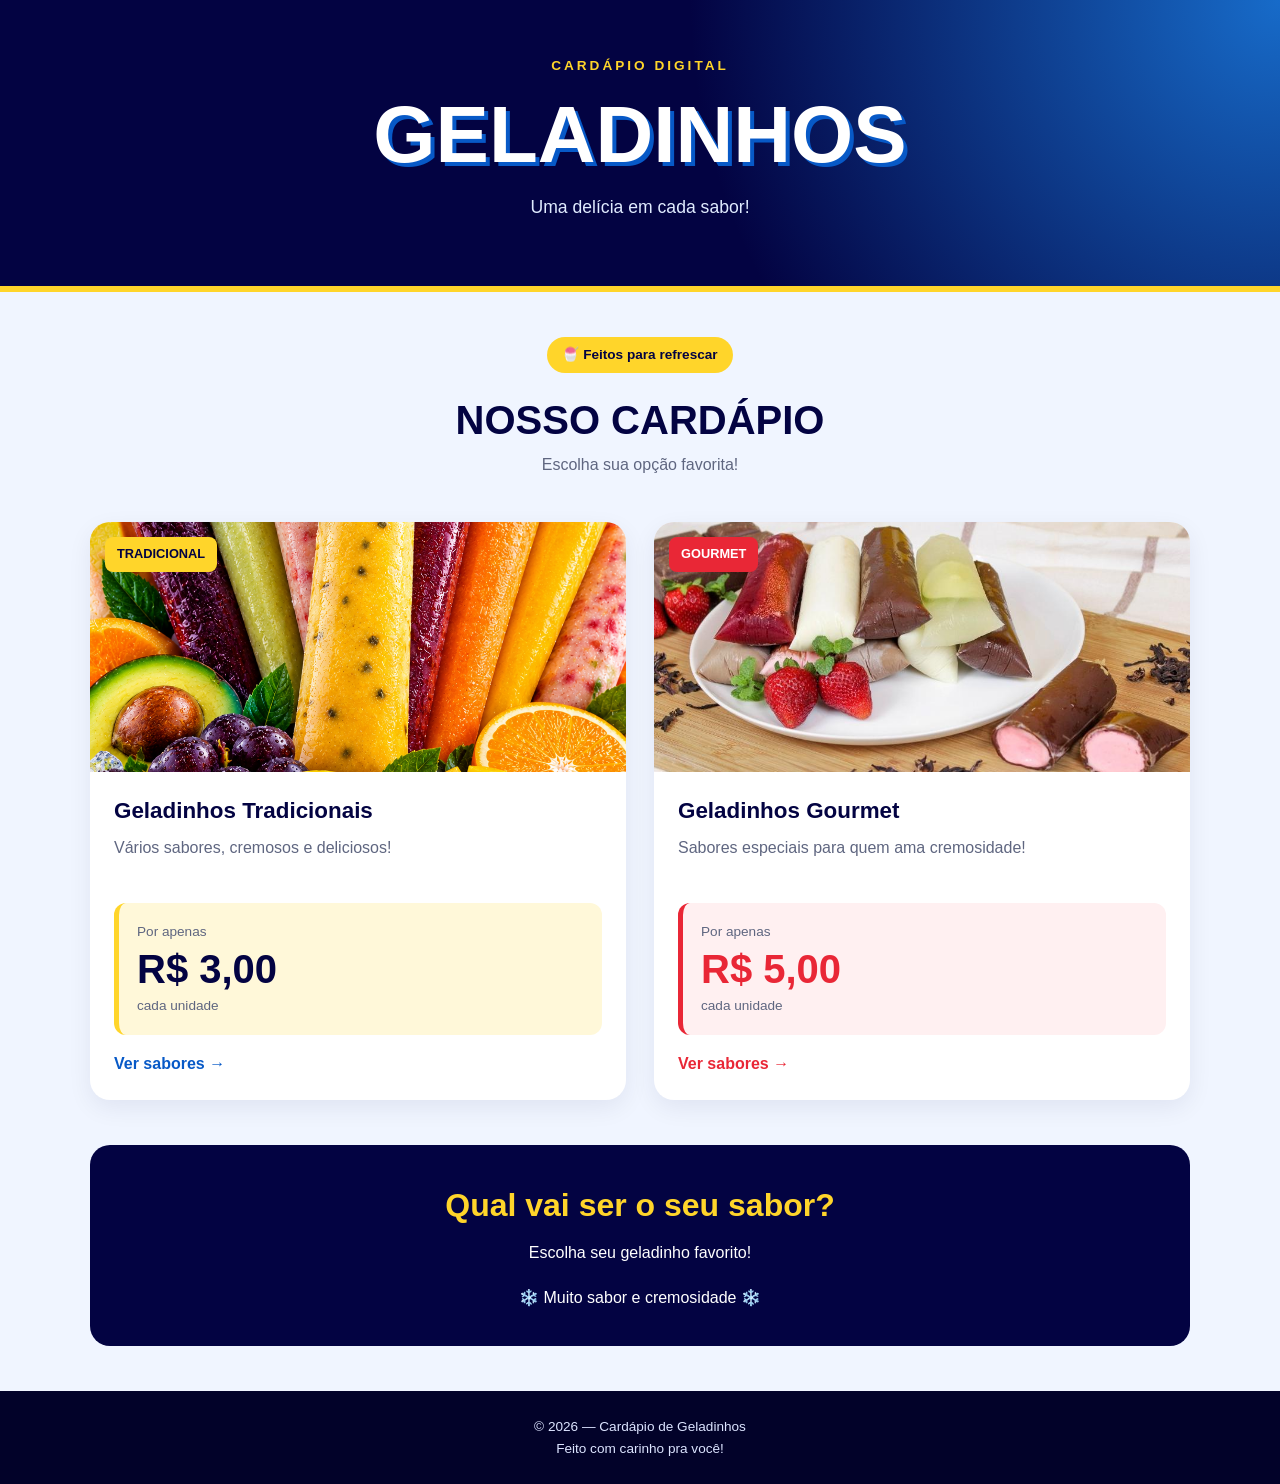
<file: index.html>
<!DOCTYPE html>
<html lang="pt-BR">

<head>
    <meta charset="UTF-8">
    <meta name="viewport" content="width=device-width, initial-scale=1.0">

    <meta name="description"
        content="Confira nosso cardápio de geladinhos tradicionais e gourmet. Sabores deliciosos e preços especiais!">

    <title>Cardápio de Geladinhos</title>

    <link rel="stylesheet" href="styles.css">
</head>

<body>

    <header class="cabecalho">
        <p class="subtitulo">CARDÁPIO DIGITAL</p>
        <h1>Geladinhos</h1>
        <p class="descricao">
            Uma delícia em cada sabor!
        </p>
    </header>

    <main class="container">

        <section class="apresentacao">
            <span class="selo">🍧 Feitos para refrescar</span>
            <h2>NOSSO CARDÁPIO</h2>
            <p>Escolha sua opção favorita!</p>
        </section>


        <section class="produtos">

            <!-- CARD TRADICIONAL -->
            <a href="tradicional.html" class="produto-link">
                <article class="produto tradicional">
                    <div class="produto-imagem">
                        <img src="img/capa.png" alt="Geladinhos tradicionais">
                        <span class="categoria">TRADICIONAL</span>
                    </div>

                    <div class="produto-conteudo">
                        <h3>Geladinhos Tradicionais</h3>

                        <p class="detalhes">
                            Vários sabores, cremosos e deliciosos!
                        </p>

                        <div class="preco">
                            <span>Por apenas</span>
                            <strong>R$ 3,00</strong>
                            <small>cada unidade</small>
                        </div>

                        <p class="ver-sabores">Ver sabores →</p>
                    </div>
                </article>
            </a>

            <!-- CARD GOURMET -->
            <a href="gourmet.html" class="produto-link">
                <article class="produto gourmet">
                    <div class="produto-imagem">
                        <img src="img/gourmet.png" alt="Geladinhos gourmet">
                        <span class="categoria">GOURMET</span>
                    </div>

                    <div class="produto-conteudo">
                        <h3>Geladinhos Gourmet</h3>

                        <p class="detalhes">
                            Sabores especiais para quem ama cremosidade!
                        </p>

                        <div class="preco">
                            <span>Por apenas</span>
                            <strong>R$ 5,00</strong>
                            <small>cada unidade</small>
                        </div>

                        <p class="ver-sabores">Ver sabores →</p>
                    </div>
                </article>
            </a>

        </section>


        <section class="chamada">
            <h2>Qual vai ser o seu sabor?</h2>
            <p>Escolha seu geladinho favorito!</p>
            <span>❄️ Muito sabor e cremosidade ❄️</span>
        </section>

    </main>

    <footer class="rodape">
        <p>© 2026 — Cardápio de Geladinhos</p>
        <p>Feito com carinho pra você!</p>
    </footer>

</body>

</html>
</file>
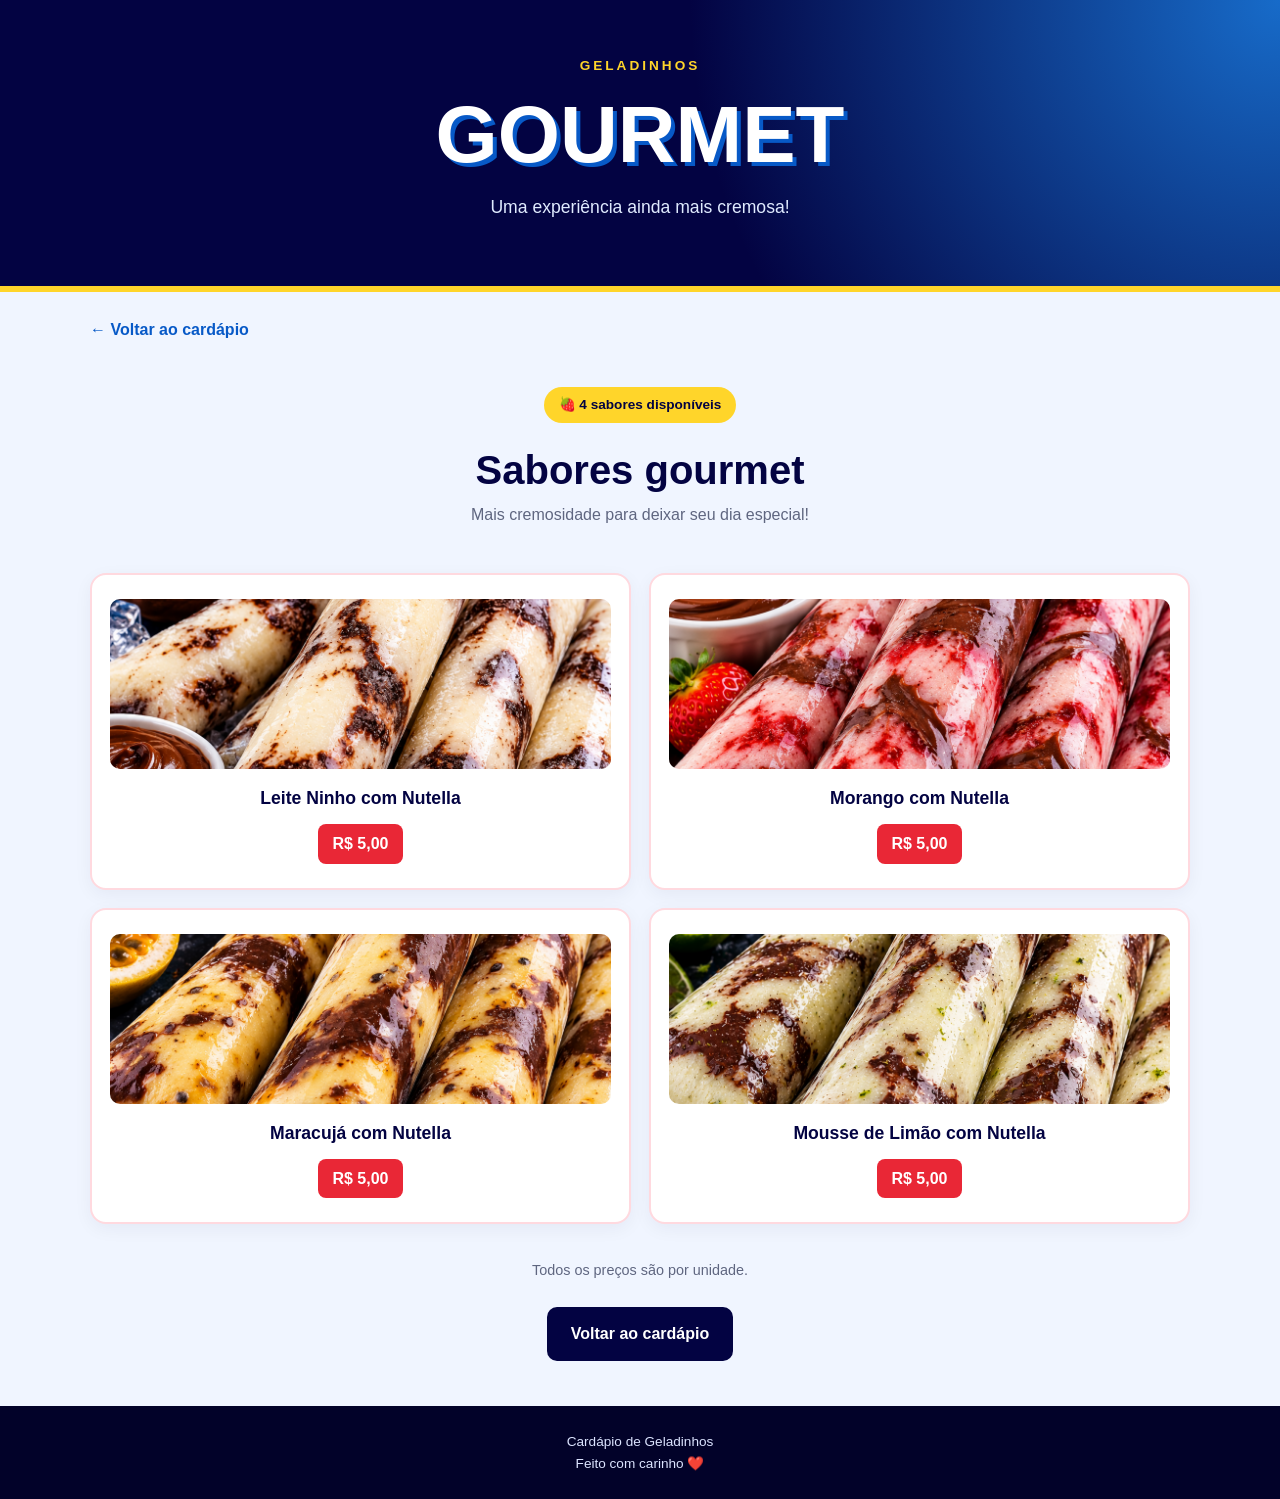
<file: gourmet.html>
<!DOCTYPE html>
<html lang="pt-BR">

<head>
    <meta charset="UTF-8">
    <meta name="viewport" content="width=device-width, initial-scale=1.0">

    <meta name="description" content="Confira os sabores dos geladinhos gourmet por R$ 5,00 cada.">

    <title>Geladinhos Gourmet | Cardápio</title>
    <link rel="stylesheet" href="styles.css">
</head>

<body>

    <header class="cabecalho">
        <p class="subtitulo">GELADINHOS</p>
        <h1>Gourmet</h1>
        <p class="descricao">Uma experiência ainda mais cremosa!</p>
    </header>

    <main class="container pagina-sabores">

        <a href="index.html" class="voltar">← Voltar ao cardápio</a>

        <section class="apresentacao">
            <span class="selo">🍓 4 sabores disponíveis</span>
            <h2>Sabores gourmet</h2>
            <p>Mais cremosidade para deixar seu dia especial!</p>
        </section>


        <section class="lista-sabores">

            <article class="sabor sabor-gourmet">
                <img src="img/ninho.png" alt="Geladinho gourmet de Leite Ninho"
                    loading="lazy">
                <h3>Leite Ninho com Nutella</h3>
                <span class="preco-sabor">R$ 5,00</span>
            </article>

            <article class="sabor sabor-gourmet">
                <img src="img/morango.png" alt="Geladinho gourmet de morango"
                    loading="lazy">
                <h3>Morango com Nutella</h3>
                <span class="preco-sabor">R$ 5,00</span>
            </article>

            <article class="sabor sabor-gourmet">
                <img src="img/maracuja.png"
                    alt="Geladinho gourmet de maracujá" loading="lazy">
                <h3>Maracujá com Nutella</h3>
                <span class="preco-sabor">R$ 5,00</span>
            </article>

            <article class="sabor sabor-gourmet">
                <img src="img/limão.png" alt="Geladinho gourmet de limão"
                    loading="lazy">
                <h3>Mousse de Limão com Nutella</h3>
                <span class="preco-sabor">R$ 5,00</span>
            </article>

        </section>


        <p class="aviso">Todos os preços são por unidade.</p>

        <div class="centralizar">
            <a href="index.html" class="botao-voltar">
                Voltar ao cardápio
            </a>
        </div>

    </main>

    <footer class="rodape">
        <p>Cardápio de Geladinhos</p>
        <p>Feito com carinho ❤️</p>
    </footer>

</body>

</html>
</file>
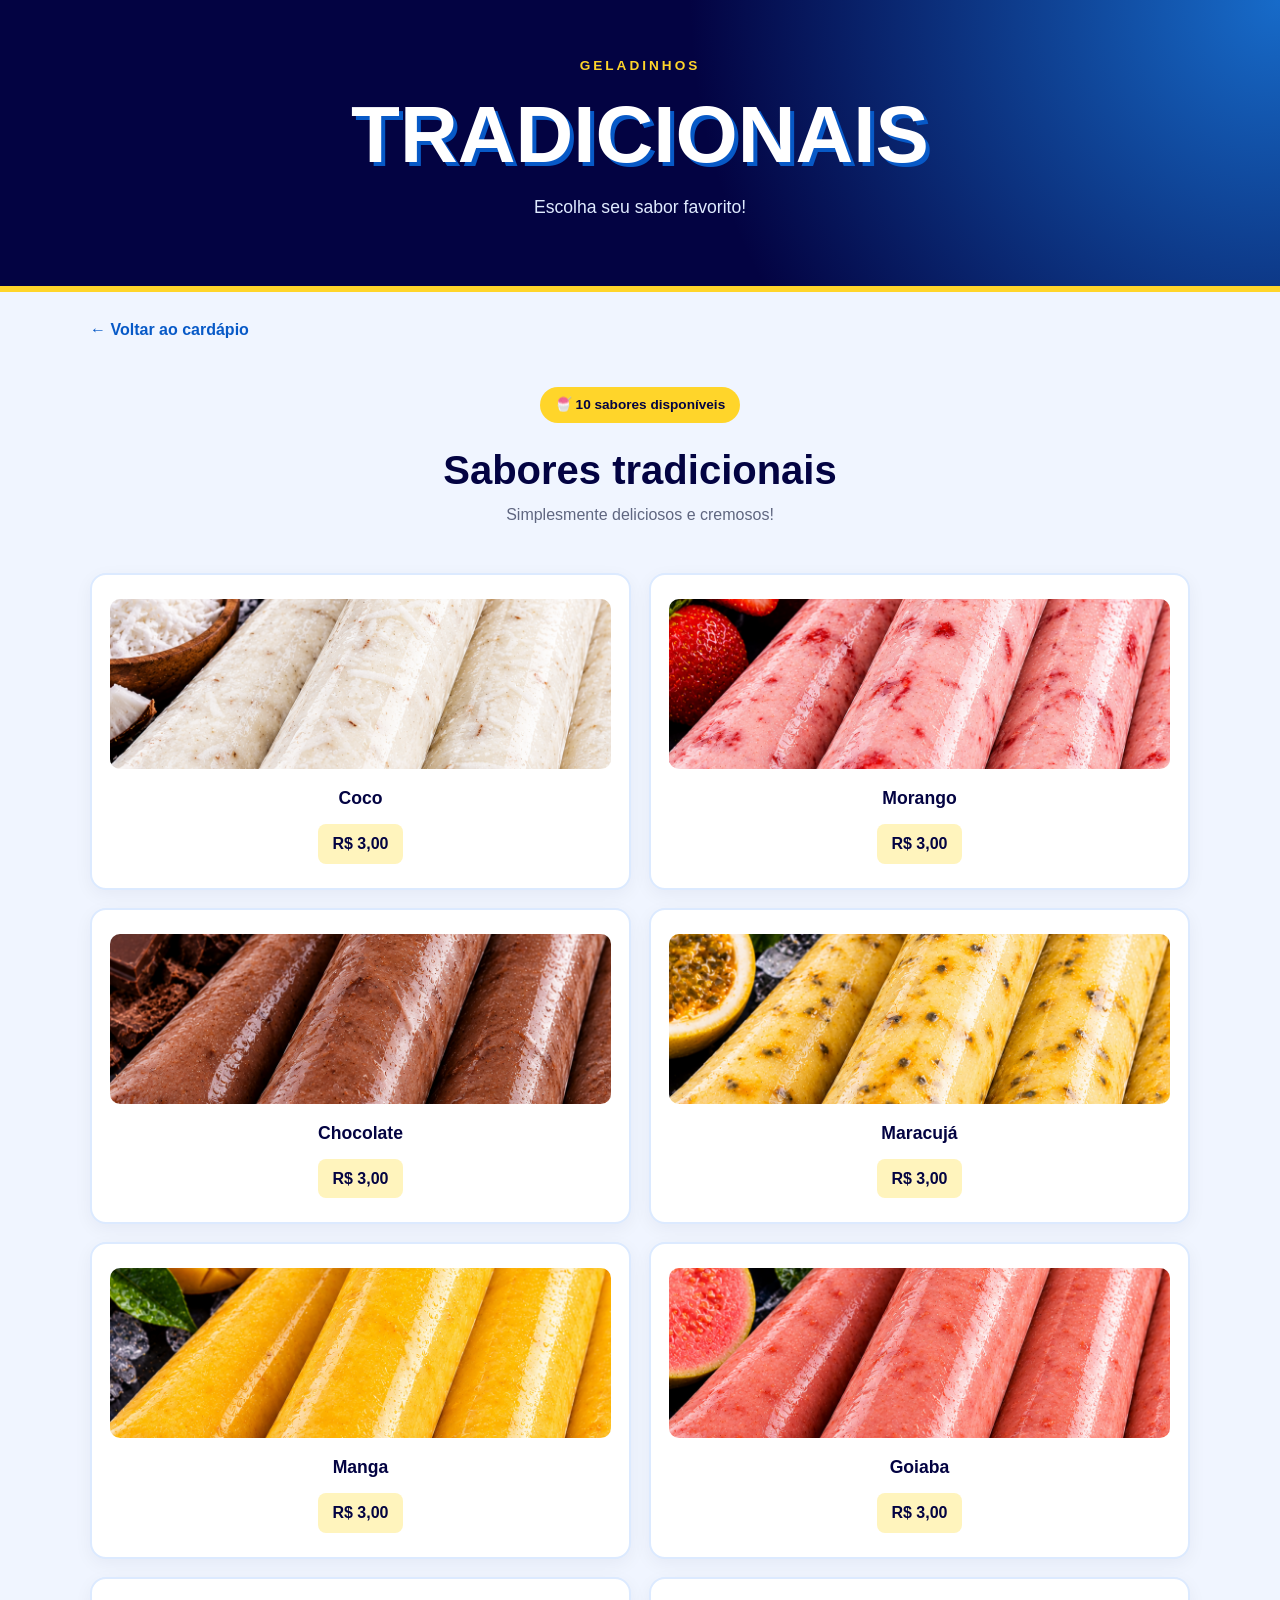
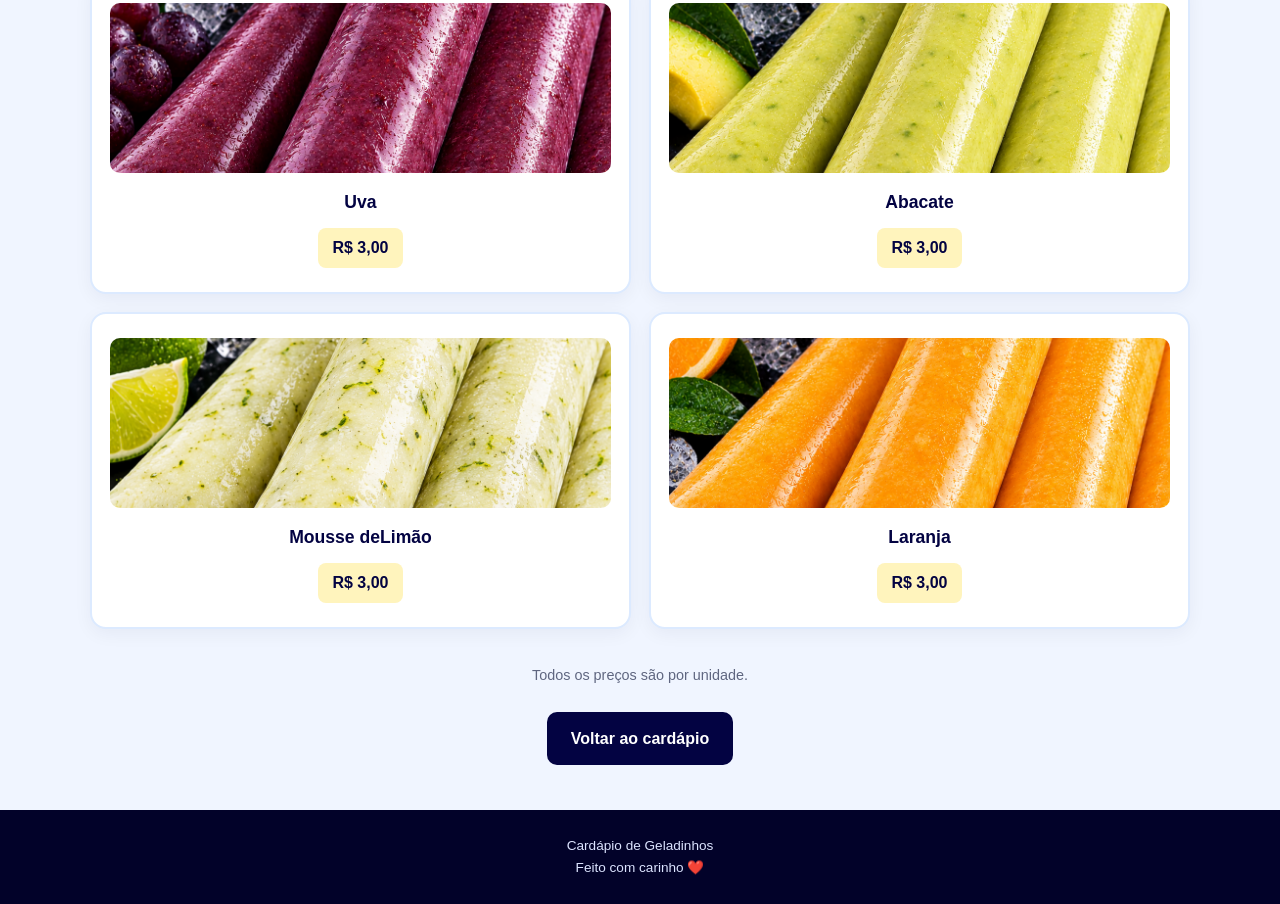
<file: tradicional.html>
<!DOCTYPE html>
<html lang="pt-BR">

<head>
    <meta charset="UTF-8">
    <meta name="viewport" content="width=device-width, initial-scale=1.0">

    <meta name="description" content="Confira os sabores dos geladinhos tradicionais por R$ 3,00 cada.">

    <title>Geladinhos Tradicionais | Cardápio</title>
    <link rel="stylesheet" href="styles.css">
</head>

<body>

    <header class="cabecalho">
        <p class="subtitulo">GELADINHOS</p>
        <h1>Tradicionais</h1>
        <p class="descricao">Escolha seu sabor favorito!</p>
    </header>

    <main class="container pagina-sabores">

        <a href="index.html" class="voltar">← Voltar ao cardápio</a>

        <section class="apresentacao">
            <span class="selo">🍧 10 sabores disponíveis</span>
            <h2>Sabores tradicionais</h2>
            <p>Simplesmente deliciosos e cremosos!</p>
        </section>


        <section class="lista-sabores">

            <article class="sabor">
                <img src="img/tcoco.png" alt="Geladinho de coco" loading="lazy">
                <h3>Coco</h3>
                <span class="preco-sabor">R$ 3,00</span>
            </article>

            <article class="sabor">
                <img src="img/tmorango.png" alt="Geladinho de morango"
                    loading="lazy">
                <h3>Morango</h3>
                <span class="preco-sabor">R$ 3,00</span>
            </article>

            <article class="sabor">
                <img src="img/tchocolate.png" alt="Geladinho de chocolate"
                    loading="lazy">
                <h3>Chocolate</h3>
                <span class="preco-sabor">R$ 3,00</span>
            </article>

            <article class="sabor">
                <img src="img/tmaracuja.png" alt="Geladinho de maracujá"
                    loading="lazy">
                <h3>Maracujá</h3>
                <span class="preco-sabor">R$ 3,00</span>
            </article>

            <article class="sabor">
                <img src="img/tmanga.png" alt="Geladinho de manga" loading="lazy">
                <h3>Manga</h3>
                <span class="preco-sabor">R$ 3,00</span>
            </article>

            <article class="sabor">
                <img src="img/tgoiaba.png" alt="Geladinho de goiaba" loading="lazy">
                <h3>Goiaba</h3>
                <span class="preco-sabor">R$ 3,00</span>
            </article>

            <article class="sabor">
                <img src="img/tuva.png" alt="Geladinho de uva" loading="lazy">
                <h3>Uva</h3>
                <span class="preco-sabor">R$ 3,00</span>
            </article>

            <article class="sabor">
                <img src="img/tabacate.png" alt="Geladinho de abacate" loading="lazy">
                <h3>Abacate</h3>
                <span class="preco-sabor">R$ 3,00</span>
            </article>

            <article class="sabor">
                <img src="img/tlimão.png " alt="Geladinho de limão" loading="lazy">
                <h3>Mousse deLimão</h3>
                <span class="preco-sabor">R$ 3,00</span>
            </article>

            <article class="sabor">
                <img src="img/tlaranga.png" alt="Geladinho tutti-fruit" loading="lazy">
                <h3>Laranja</h3>
                <span class="preco-sabor">R$ 3,00</span>
            </article>

        </section>


        <p class="aviso">Todos os preços são por unidade.</p>

        <div class="centralizar">
            <a href="index.html" class="botao-voltar">
                Voltar ao cardápio
            </a>
        </div>

    </main>

    <footer class="rodape">
        <p>Cardápio de Geladinhos</p>
        <p>Feito com carinho ❤️</p>
    </footer>

</body>

</html>
</file>
<file: styles.css>
/* CONFIGURAÇÕES GERAIS */

:root {
    --azul-escuro: #030342;
    --azul: #0759c7;
    --amarelo: #ffd52a;
    --vermelho: #e92736;
    --branco: #ffffff;
    --cinza: #5f6680;
}

* {
    margin: 0;
    padding: 0;
    box-sizing: border-box;
}

body {
    font-family: Arial, Helvetica, sans-serif;
    background: #f0f5ff;
    color: var(--azul-escuro);
    line-height: 1.6;
}

/* CABEÇALHO */

.cabecalho {
    background:
        radial-gradient(circle at top right, #176bc9, transparent 45%),
        var(--azul-escuro);
    color: var(--branco);
    text-align: center;
    padding: 55px 20px 65px;
    border-bottom: 6px solid var(--amarelo);
}

.subtitulo {
    color: var(--amarelo);
    font-size: 0.85rem;
    font-weight: bold;
    letter-spacing: 3px;
}

.cabecalho h1 {
    font-size: clamp(2.8rem, 8vw, 5rem);
    font-weight: 900;
    text-transform: uppercase;
    line-height: 1.2;
    margin: 10px 0;
    text-shadow: 4px 4px 0 #0759c7;
}

.descricao {
    color: #e0ebff;
    font-size: 1.1rem;
}

/* CONTEÚDO PRINCIPAL */

.container {
    width: min(1100px, 92%);
    margin: 0 auto;
}

.apresentacao {
    text-align: center;
    padding: 45px 10px 30px;
}

.selo {
    display: inline-block;
    background: var(--amarelo);
    color: var(--azul-escuro);
    padding: 7px 15px;
    border-radius: 30px;
    font-size: 0.85rem;
    font-weight: bold;
}

.apresentacao h2 {
    font-size: clamp(1.8rem, 5vw, 2.5rem);
    margin-top: 15px;
}

.apresentacao p {
    color: var(--cinza);
}

/* CARTÕES DOS PRODUTOS */

.produtos {
    display: grid;
    grid-template-columns: repeat(2, minmax(0, 1fr));
    gap: 28px;
    padding: 15px 0 45px;
}

.produto {
    background: var(--branco);
    border-radius: 20px;
    overflow: hidden;
    box-shadow: 0 8px 25px #03034212;
    transition: transform 0.25s ease,
                box-shadow 0.25s ease;
}

.produto:hover {
    transform: translateY(-6px);
    box-shadow: 0 15px 30px #03034220;
}

.produto-imagem {
    position: relative;
    height: 250px;
    overflow: hidden;
}

.produto-imagem img {
    width: 100%;
    height: 100%;
    object-fit: cover;
    display: block;
}

.categoria {
    position: absolute;
    top: 15px;
    left: 15px;
    background: var(--amarelo);
    color: var(--azul-escuro);
    padding: 7px 12px;
    border-radius: 8px;
    font-weight: 900;
    font-size: 0.8rem;
}

.gourmet .categoria {
    background: var(--vermelho);
    color: var(--branco);
}

.produto-conteudo {
    padding: 24px;
}

.produto-conteudo h3 {
    font-size: 1.4rem;
    line-height: 1.3;
}

.detalhes {
    color: var(--cinza);
    margin: 10px 0 20px;
    min-height: 48px;
}

.preco {
    display: flex;
    flex-direction: column;
    align-items: flex-start;
    background: #fff8d9;
    padding: 18px;
    border-radius: 12px;
    border-left: 5px solid var(--amarelo);
}

.preco span,
.preco small {
    font-size: 0.85rem;
    color: var(--cinza);
}

.preco strong {
    font-size: clamp(1.8rem, 4vw, 2.5rem);
    line-height: 1.3;
    color: var(--azul-escuro);
}

.gourmet .preco {
    background: #fff0f1;
    border-left-color: var(--vermelho);
}

.gourmet .preco strong {
    color: var(--vermelho);
}

/* CHAMADA FINAL */

.chamada {
    background: var(--azul-escuro);
    color: var(--branco);
    text-align: center;
    padding: 35px 20px;
    border-radius: 20px;
    margin-bottom: 45px;
}

.chamada h2 {
    color: var(--amarelo);
    font-size: clamp(1.4rem, 4vw, 2rem);
}

.chamada p {
    margin: 8px 0;
}

.chamada span {
    display: inline-block;
    margin-top: 12px;
}

/* RODAPÉ */

.rodape {
    background: #020229;
    color: #dce4ff;
    text-align: center;
    padding: 25px 15px;
    font-size: 0.85rem;
}

/* RESPONSIVIDADE */

@media (max-width: 650px) {
    .cabecalho {
        padding: 40px 15px 45px;
    }

    .subtitulo {
        letter-spacing: 2px;
    }

    .produtos {
        grid-template-columns: 1fr;
        gap: 22px;
    }

    .produto-imagem {
        height: 230px;
    }

    .produto-conteudo {
        padding: 20px;
    }

    .detalhes {
        min-height: auto;
    }
}

/* LINKS DOS CARDS */

.produto-link {
    display: block;
    color: inherit;
    text-decoration: none;
    border-radius: 20px;
    min-width: 0;
}

.produto-link:focus-visible {
    outline: 3px solid #0759c7;
    outline-offset: 5px;
}

.ver-sabores {
    color: #0759c7;
    font-weight: bold;
    margin-top: 16px;
}

.gourmet .ver-sabores {
    color: #e92736;
}


/* PÁGINAS DE SABORES */

.pagina-sabores {
    padding-bottom: 45px;
}

.voltar {
    display: inline-block;
    margin-top: 25px;
    color: #0759c7;
    font-weight: bold;
    text-decoration: none;
}

.voltar:hover {
    text-decoration: underline;
}

.lista-sabores {
    display: grid;
    grid-template-columns: repeat(2, minmax(0, 1fr));
    gap: 18px;
    padding: 15px 0 25px;
}

.sabor {
    background: #ffffff;
    border-radius: 16px;
    padding: 24px 18px;
    text-align: center;
    border: 2px solid #dceaff;
    box-shadow: 0 5px 18px #0303420d;
    transition: transform 0.2s ease,
                box-shadow 0.2s ease;
}

.sabor:hover {
    transform: translateY(-4px);
    box-shadow: 0 10px 22px #03034218;
}

.emoji {
    display: block;
    font-size: 2.5rem;
    margin-bottom: 10px;
}

.sabor h3 {
    font-size: 1.1rem;
    margin-bottom: 12px;
    color: #030342;
}

.preco-sabor {
    display: inline-block;
    background: #fff4bd;
    color: #030342;
    padding: 7px 14px;
    border-radius: 8px;
    font-size: 1rem;
    font-weight: 900;
}

.sabor-gourmet {
    border-color: #ffd9df;
}

.sabor-gourmet .preco-sabor {
    background: #e92736;
    color: #ffffff;
}

.aviso {
    text-align: center;
    color: #5f6680;
    font-size: 0.9rem;
    margin: 10px 0 25px;
}

.centralizar {
    text-align: center;
}

.botao-voltar {
    display: inline-block;
    background: #030342;
    color: #ffffff;
    padding: 14px 24px;
    border-radius: 10px;
    text-decoration: none;
    font-weight: bold;
    transition: background 0.2s ease;
}

.botao-voltar:hover {
    background: #0759c7;
}

.botao-voltar:focus-visible,
.voltar:focus-visible {
    outline: 3px solid #0759c7;
    outline-offset: 4px;
}

/* CELULARES */

@media (max-width: 480px) {
    .lista-sabores {
        gap: 12px;
    }

    .sabor {
        padding: 20px 10px;
    }

    .sabor h3 {
        font-size: 1rem;
    }

    .emoji {
        font-size: 2.1rem;
    }

    .preco-sabor {
        padding: 7px 10px;
        font-size: 0.9rem;
    }
}


/* IMAGENS DOS SABORES */

.sabor img {
    display: block;
    width: 100%;
    height: 170px;
    object-fit: cover;
    border-radius: 10px;
    margin-bottom: 15px;
    background: #e0eeff;
}

.sabor {
    overflow: hidden;
}

@media (max-width: 480px) {
    .sabor img {
        height: 125px;
    }
}
</file>
